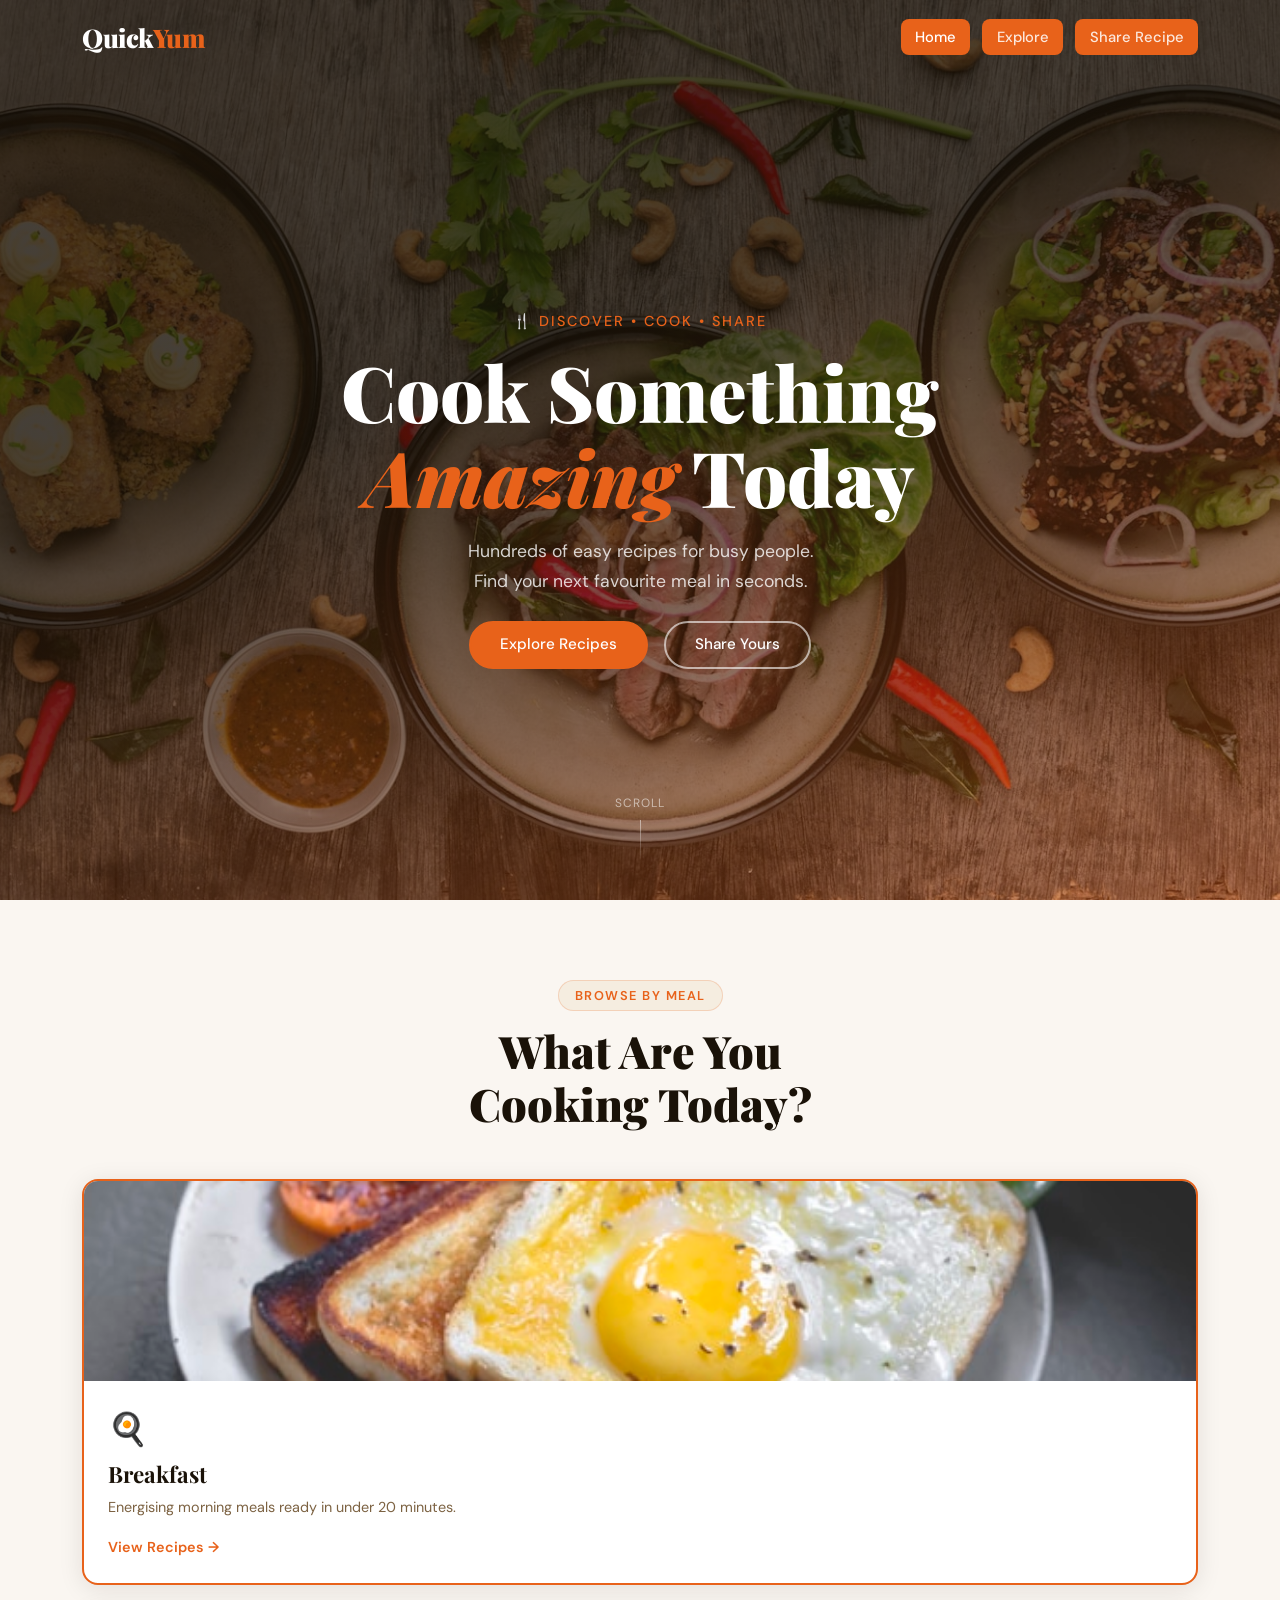
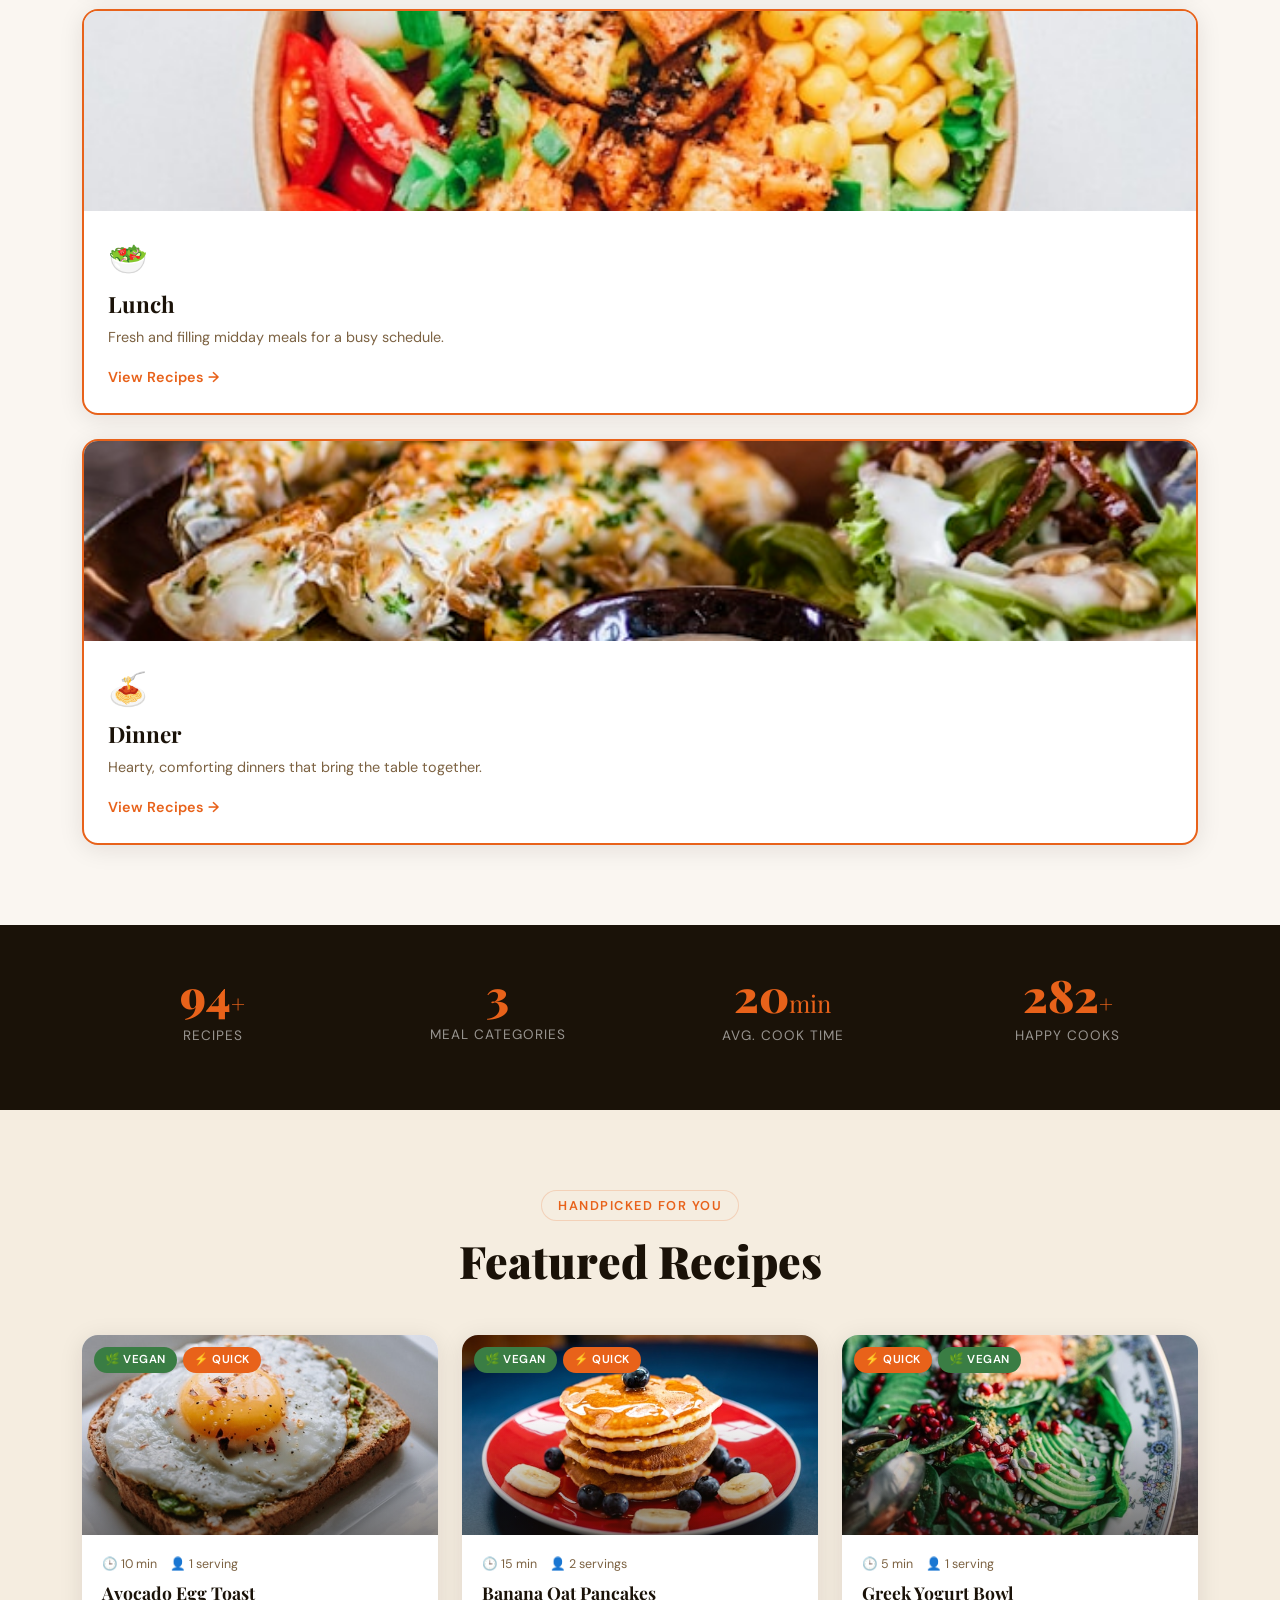
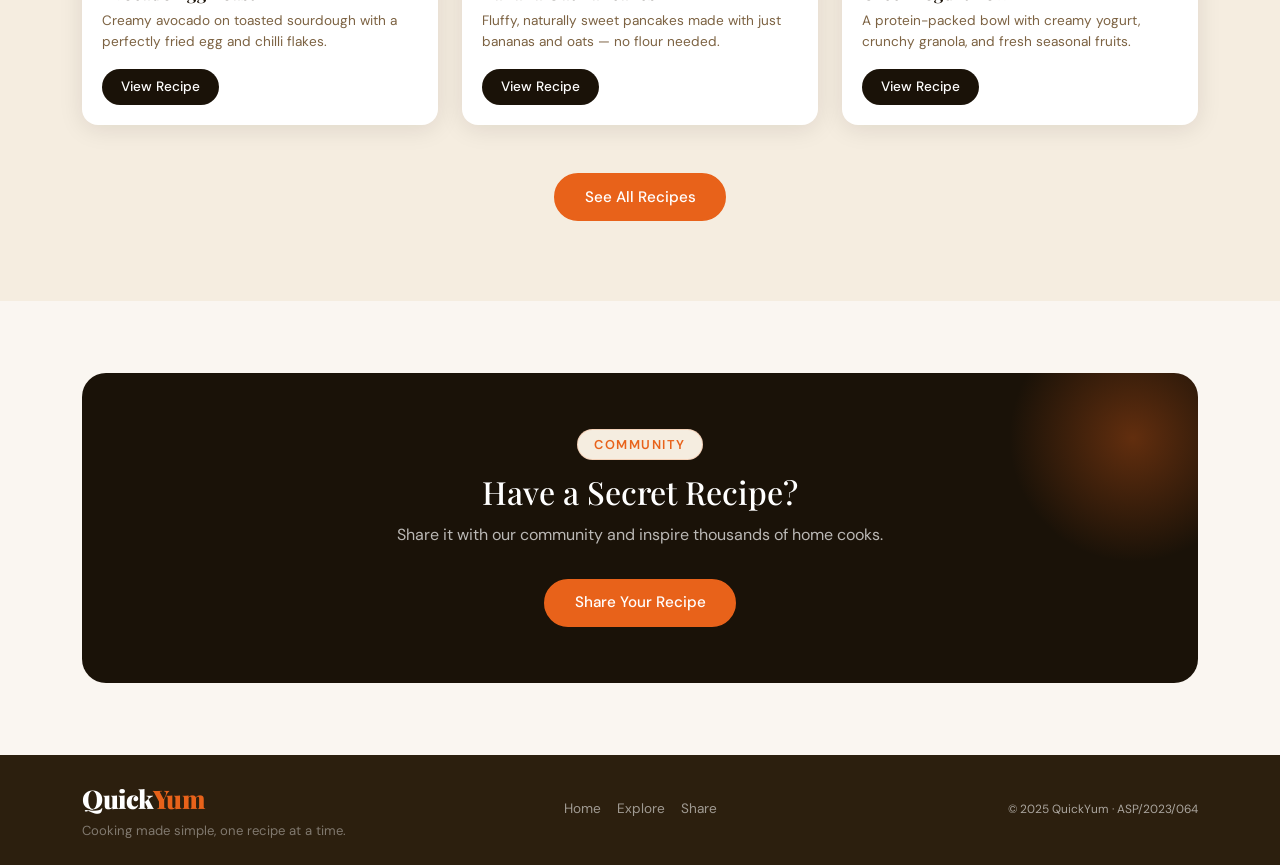
<file: index.html>
<!DOCTYPE html>
<html lang="en">
<head>
  <meta charset="UTF-8"/>
  <meta name="viewport" content="width=device-width, initial-scale=1.0"/>
  <title>QuickYum — Your Digital Recipe Book</title>
  <link href="https://cdn.jsdelivr.net/npm/bootstrap@5.3.2/dist/css/bootstrap.min.css" rel="stylesheet"/>
  <link href="https://fonts.googleapis.com/css2?family=Playfair+Display:ital,wght@0,700;0,900;1,700&family=DM+Sans:wght@300;400;500&display=swap" rel="stylesheet"/>
  <link rel="stylesheet" href="css/style.css"/>
</head>
<body>

  <!-- NAVBAR -->
  <nav class="navbar navbar-expand-lg fixed-top qy-nav" id="mainNav">
    <div class="container">
      <a class="navbar-brand qy-brand" href="index.html">Quick<span>Yum</span></a>
      <button class="navbar-toggler border-0" type="button" data-bs-toggle="collapse" data-bs-target="#navMenu">
        <span class="navbar-toggler-icon"></span>
      </button>
      <div class="collapse navbar-collapse" id="navMenu">
        <ul class="navbar-nav ms-auto gap-lg-1 align-items-lg-center">
          <li class="nav-item ms-lg-2"><a class="nav-link active btn-nav-share" href="index.html">Home</a></li>
          <li class="nav-item ms-lg-2"><a class="nav-link btn-nav-share" href="explorer.html">Explore</a></li>
          <li class="nav-item ms-lg-2"><a class="nav-link btn-nav-share" href="submit.html">Share Recipe</a></li>
        </ul>
      </div>
    </div>
  </nav>

  <!-- HERO -->
  <section class="hero-section" id="hero">
    <div class="hero-bg"></div>
    <div class="hero-overlay"></div>
    <div class="container h-100 d-flex align-items-center justify-content-center text-center position-relative">
      <div class="hero-content">
        <p class="hero-eyebrow fade-in-up">🍴 Discover &bull; Cook &bull; Share</p>
        <h1 class="hero-title fade-in-up delay-1">Cook Something<br><em class="hero-accent">Amazing</em> Today</h1>
        <p class="hero-sub fade-in-up delay-2">Hundreds of easy recipes for busy people.<br>Find your next favourite meal in seconds.</p>
        <div class="d-flex justify-content-center gap-3 mt-4 fade-in-up delay-3">
          <a href="explorer.html" class="btn btn-qy-primary">Explore Recipes</a>
          <a href="submit.html" class="btn btn-qy-outline">Share Yours</a>
        </div>
      </div>
    </div>
    <div class="hero-scroll-hint">
      <span>Scroll</span>
      <div class="scroll-line"></div>
    </div>
  </section>

  <!-- CATEGORY CARDS -->
  <section class="category-section py-5 py-lg-6" id="categories">
    <div class="container">
      <div class="section-header text-center mb-5">
        <span class="section-tag">Browse By Meal</span>
        <h2 class="section-title">What Are You<br>Cooking Today?</h2>
      </div>
      <div class="row g-4 justify-content-center">
        <div class="col-md-13">
          <a href="explorer.html?cat=breakfast" class="cat-card-link">
            <div class="cat-card featured">
              <div class="cat-card-img" style="background-image:url('images/cat-breakfast.jpg')"></div>
              <div class="cat-card-body">
                <div class="cat-emoji">🍳</div>
                <h3>Breakfast</h3>
                <p>Energising morning meals ready in under 20 minutes.</p>
                <span class="cat-link">View Recipes →</span>
              </div>
            </div>
          </a>
        </div>
        <div class="col-md-13">
          <a href="explorer.html?cat=lunch" class="cat-card-link">
            <div class="cat-card featured">
              <div class="cat-card-img" style="background-image:url('images/cat-lunch.jpg')"></div>
              <div class="cat-card-body">
                <div class="cat-emoji">🥗</div>
                <h3>Lunch</h3>
                <p>Fresh and filling midday meals for a busy schedule.</p>
                <span class="cat-link">View Recipes →</span>
              </div>
            </div>
          </a>
        </div>
        <div class="col-md-13">
          <a href="explorer.html?cat=dinner" class="cat-card-link">
            <div class="cat-card featured">
              <div class="cat-card-img" style="background-image:url('images/cat-dinner.jpg')"></div>
              <div class="cat-card-body">
                <div class="cat-emoji">🍝</div>
                <h3>Dinner</h3>
                <p>Hearty, comforting dinners that bring the table together.</p>
                <span class="cat-link">View Recipes →</span>
              </div>
            </div>
          </a>
        </div>
      </div>
    </div>
  </section>

  <!-- STATS -->
  <section class="stats-strip py-5">
    <div class="container">
      <div class="row text-center g-4">
        <div class="col-6 col-md-3"><div class="stat-item"><span class="stat-num counter" data-target="120">0</span><span class="stat-suffix">+</span><p>Recipes</p></div></div>
        <div class="col-6 col-md-3"><div class="stat-item"><span class="stat-num counter" data-target="3">0</span><p>Meal Categories</p></div></div>
        <div class="col-6 col-md-3"><div class="stat-item"><span class="stat-num counter" data-target="20">0</span><span class="stat-suffix">min</span><p>Avg. Cook Time</p></div></div>
        <div class="col-6 col-md-3"><div class="stat-item"><span class="stat-num counter" data-target="500">0</span><span class="stat-suffix">+</span><p>Happy Cooks</p></div></div>
      </div>
    </div>
  </section>

  <!-- FEATURED RECIPES -->
  <section class="featured-section py-5 py-lg-6" id="featured">
    <div class="container">
      <div class="section-header text-center mb-5">
        <span class="section-tag">Handpicked For You</span>
        <h2 class="section-title">Featured Recipes</h2>
      </div>
      <div class="row g-4" id="featuredRecipes"></div>
      <div class="text-center mt-5">
        <a href="explorer.html" class="btn btn-qy-primary">See All Recipes</a>
      </div>
    </div>
  </section>

  <!-- CTA -->
  <section class="cta-section py-5 my-4">
    <div class="container">
      <div class="cta-inner text-center">
        <span class="section-tag">Community</span>
        <h2>Have a Secret Recipe?</h2>
        <p>Share it with our community and inspire thousands of home cooks.</p>
        <a href="submit.html" class="btn btn-qy-primary mt-3">Share Your Recipe</a>
      </div>
    </div>
  </section>

  <!-- FOOTER -->
  <footer class="qy-footer py-4">
    <div class="container">
      <div class="row align-items-center gy-3">
        <div class="col-md-4">
          <span class="qy-brand">Quick<span>Yum</span></span>
          <p class="footer-tagline mt-1 mb-0">Cooking made simple, one recipe at a time.</p>
        </div>
        <div class="col-md-4 text-center">
          <ul class="footer-links list-unstyled d-flex justify-content-center gap-3 mb-0">
            <li><a href="index.html">Home</a></li>
            <li><a href="explorer.html">Explore</a></li>
            <li><a href="submit.html">Share</a></li>
          </ul>
        </div>
        <div class="col-md-4 text-md-end">
          <small>© 2025 QuickYum &middot;  ASP/2023/064</small>
        </div>
      </div>
    </div>
  </footer>

  <!-- RECIPE MODAL -->
  <div class="modal fade" id="recipeModal" tabindex="-1">
    <div class="modal-dialog modal-lg modal-dialog-centered modal-dialog-scrollable">
      <div class="modal-content qy-modal">
        <div class="modal-header border-0">
          <h5 class="modal-title" id="modalTitle"></h5>
          <button type="button" class="btn-close btn-close-white" data-bs-dismiss="modal"></button>
        </div>
        <div class="modal-body" id="modalBody"></div>
      </div>
    </div>
  </div>

  <script src="https://cdn.jsdelivr.net/npm/bootstrap@5.3.2/dist/js/bootstrap.bundle.min.js"></script>
  <script src="js/data.js"></script>
  <script src="js/main.js"></script>
</body>
</html>
</file>
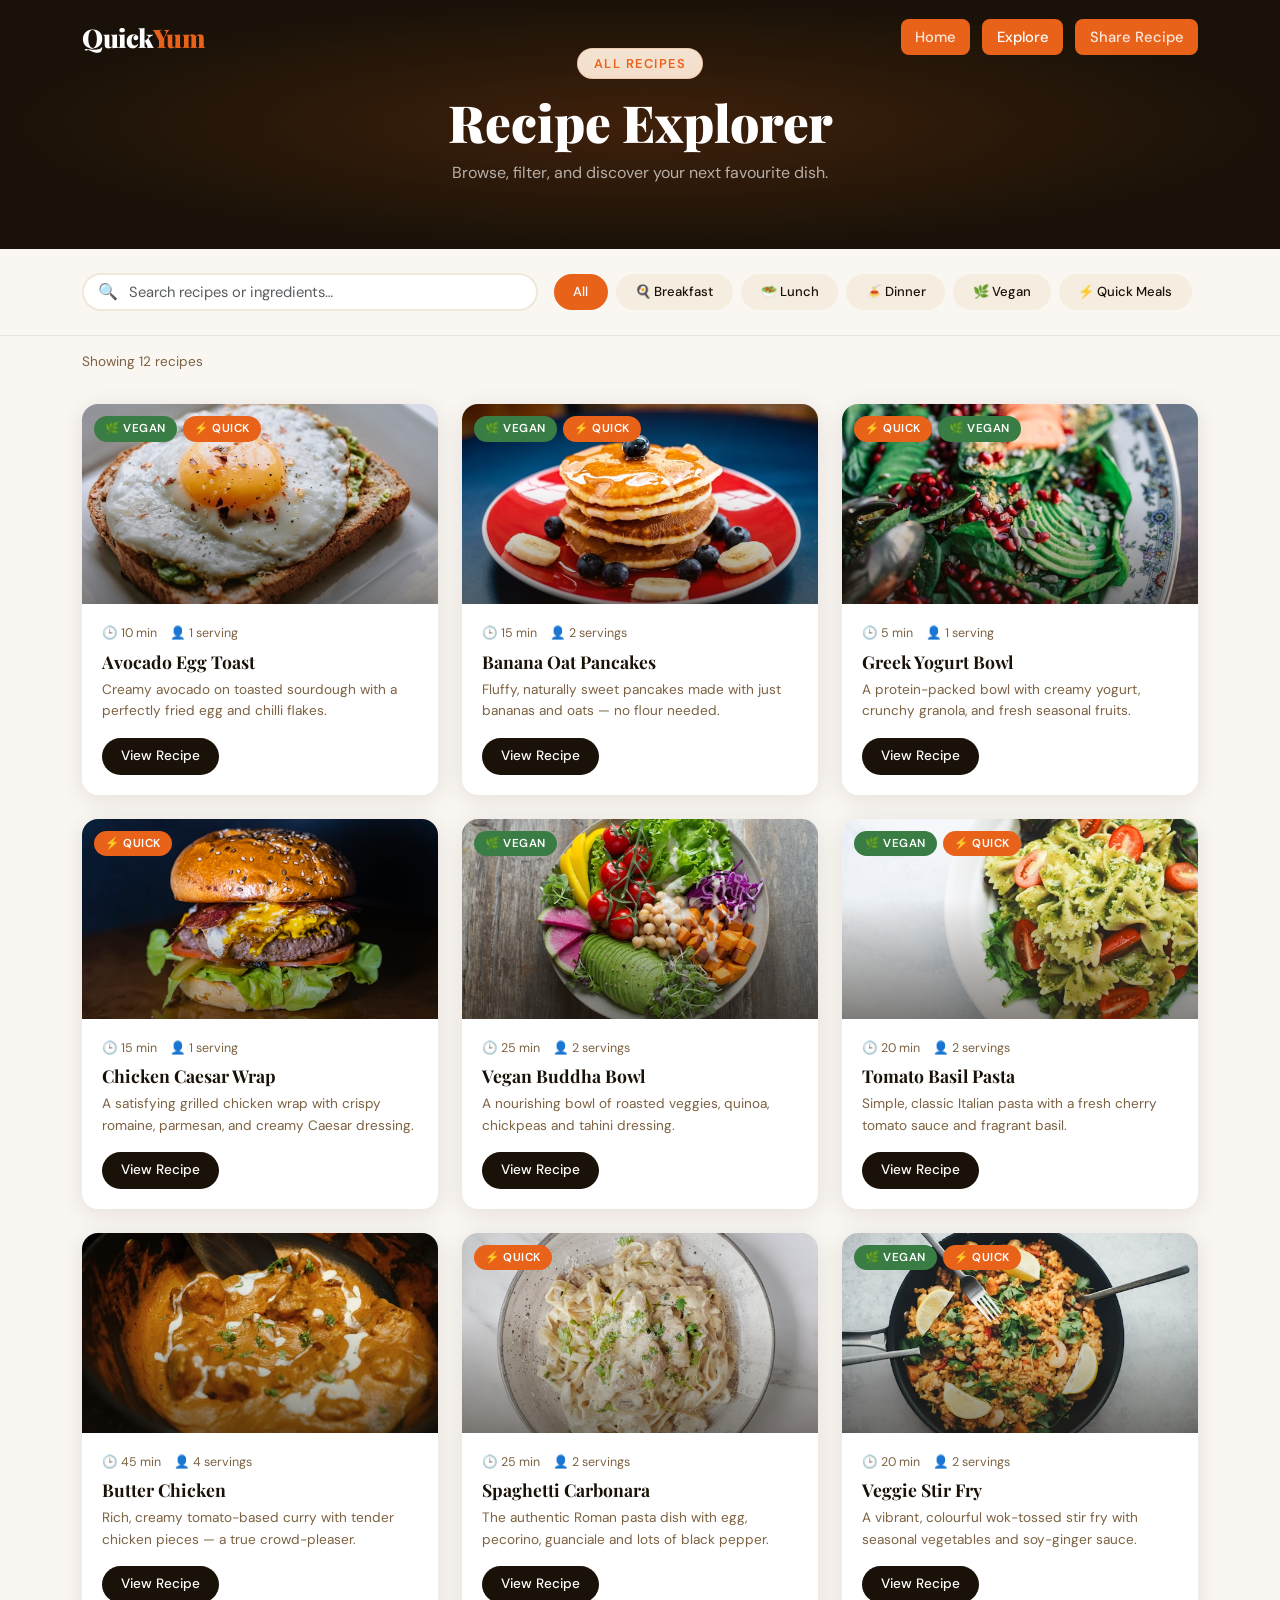
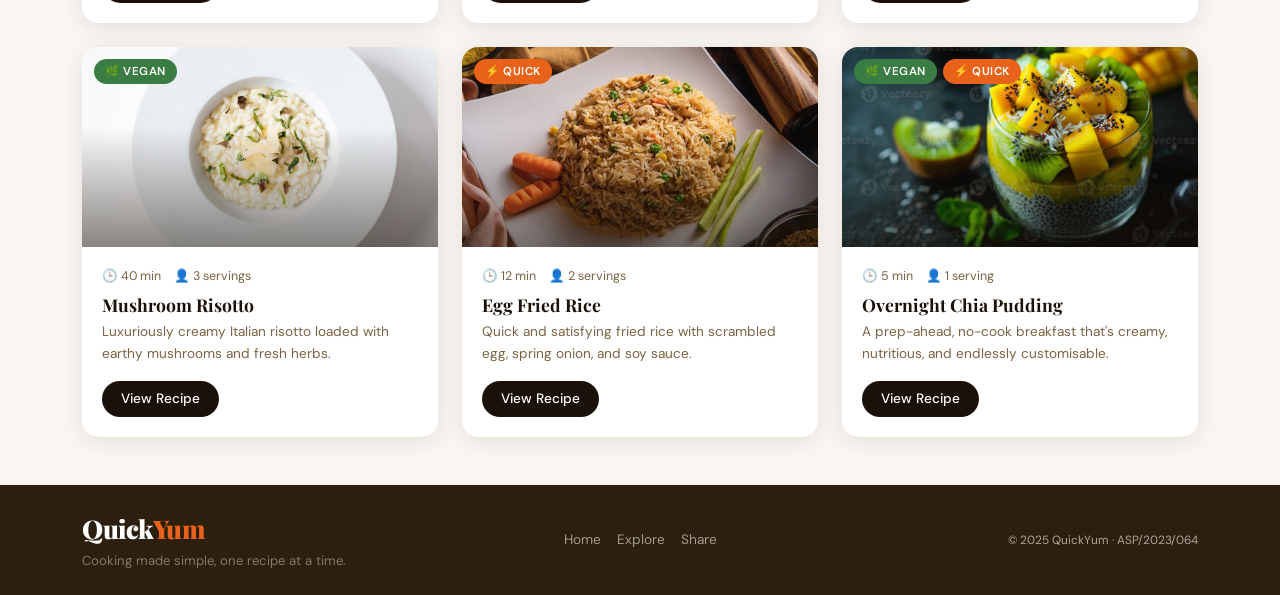
<file: explorer.html>
<!DOCTYPE html>
<html lang="en">
<head>
  <meta charset="UTF-8"/>
  <meta name="viewport" content="width=device-width, initial-scale=1.0">
  <title>Recipe Explorer — QuickYum</title>
  <link href="https://cdn.jsdelivr.net/npm/bootstrap@5.3.2/dist/css/bootstrap.min.css" rel="stylesheet"/>
  <link href="https://fonts.googleapis.com/css2?family=Playfair+Display:ital,wght@0,700;0,900;1,700&family=DM+Sans:wght@300;400;500&display=swap" rel="stylesheet">
  <link rel="stylesheet" href="css/style.css">
</head>
<body>

  <!-- NAVBAR -->
  <nav class="navbar navbar-expand-lg fixed-top qy-nav scrolled" id="mainNav">
    <div class="container">
      <a class="navbar-brand qy-brand" href="index.html">Quick<span>Yum</span></a>
      <button class="navbar-toggler border-0" type="button" data-bs-toggle="collapse" data-bs-target="#navMenu">
        <span class="navbar-toggler-icon"></span>
      </button>
      <div class="collapse navbar-collapse" id="navMenu">
        <ul class="navbar-nav ms-auto gap-lg-1 align-items-lg-center">
          <li class="nav-item ms-lg-2"><a class="nav-link btn-nav-share" href="index.html">Home</a></li>
          <li class="nav-item ms-lg-2"><a class="nav-link btn-nav-share active" href="explorer.html">Explore</a></li>
          <li class="nav-item ms-lg-2"><a class="nav-link btn-nav-share" href="submit.html">Share Recipe</a></li>
        </ul>
      </div>
    </div>
  </nav>

  <!-- PAGE HEADER -->
  <section class="page-hero py-5">
    <div class="container text-center">
      <span class="section-tag">All Recipes</span>
      <h1 class="page-hero-title">Recipe Explorer</h1>
      <p class="page-hero-sub">Browse, filter, and discover your next favourite dish.</p>
    </div>
  </section>

  <!-- SEARCH & FILTERS -->
  <section class="filter-section py-4 sticky-filters" id="filterBar">
    <div class="container">
      <div class="row g-3 align-items-center">
        <div class="col-md-5">
          <div class="search-wrap">
            <span class="search-icon">🔍</span>
            <input type="text" class="form-control search-input" id="searchInput" placeholder="Search recipes or ingredients…"/>
          </div>
        </div>
        <div class="col-md-7">
          <div class="filter-chips d-flex flex-wrap gap-2" id="filterChips">
            <button class="chip active" data-filter="all">All</button>
            <button class="chip" data-filter="breakfast">🍳 Breakfast</button>
            <button class="chip" data-filter="lunch">🥗 Lunch</button>
            <button class="chip" data-filter="dinner">🍝 Dinner</button>
            <button class="chip" data-filter="vegan">🌿 Vegan</button>
            <button class="chip" data-filter="quick">⚡ Quick Meals</button>
          </div>
        </div>
      </div>
    </div>
  </section>

  <!-- RESULTS COUNT -->
  <div class="container mt-3">
    <p class="results-count" id="resultsCount">Showing all recipes</p>
  </div>

  <!-- RECIPE GRID -->
  <section class="explorer-section py-3 pb-5">
    <div class="container">
      <div class="row g-4" id="recipeGrid"></div>
      <div class="text-center py-5 d-none" id="noResults">
        <div class="no-results-icon">🥘</div>
        <h4>No recipes found</h4>
        <p class="text-muted">Try a different search or filter.</p>
        <button class="btn btn-qy-outline mt-2" onclick="resetFilters()">Clear Filters</button>
      </div>
    </div>
  </section>

  <!-- FOOTER -->
  <footer class="qy-footer py-4">
    <div class="container">
      <div class="row align-items-center gy-3">
        <div class="col-md-4">
          <span class="qy-brand">Quick<span>Yum</span></span>
          <p class="footer-tagline mt-1 mb-0">Cooking made simple, one recipe at a time.</p>
        </div>
        <div class="col-md-4 text-center">
          <ul class="footer-links list-unstyled d-flex justify-content-center gap-3 mb-0">
            <li><a href="index.html">Home</a></li>
            <li><a href="explorer.html">Explore</a></li>
            <li><a href="submit.html">Share</a></li>
          </ul>
        </div>
        <div class="col-md-4 text-md-end">
          <small>© 2025 QuickYum &middot;  ASP/2023/064</small>
        </div>
      </div>
    </div>
  </footer>

  <!-- RECIPE MODAL -->
  <div class="modal fade" id="recipeModal" tabindex="-1">
    <div class="modal-dialog modal-lg modal-dialog-centered modal-dialog-scrollable">
      <div class="modal-content qy-modal">
        <div class="modal-header border-0">
          <h5 class="modal-title" id="modalTitle"></h5>
          <button type="button" class="btn-close btn-close-white" data-bs-dismiss="modal"></button>
        </div>
        <div class="modal-body" id="modalBody"></div>
      </div>
    </div>
  </div>

  <script src="https://cdn.jsdelivr.net/npm/bootstrap@5.3.2/dist/js/bootstrap.bundle.min.js"></script>
  <script src="js/data.js"></script>
  <script src="js/explorer.js"></script>
</body>
</html>
</file>
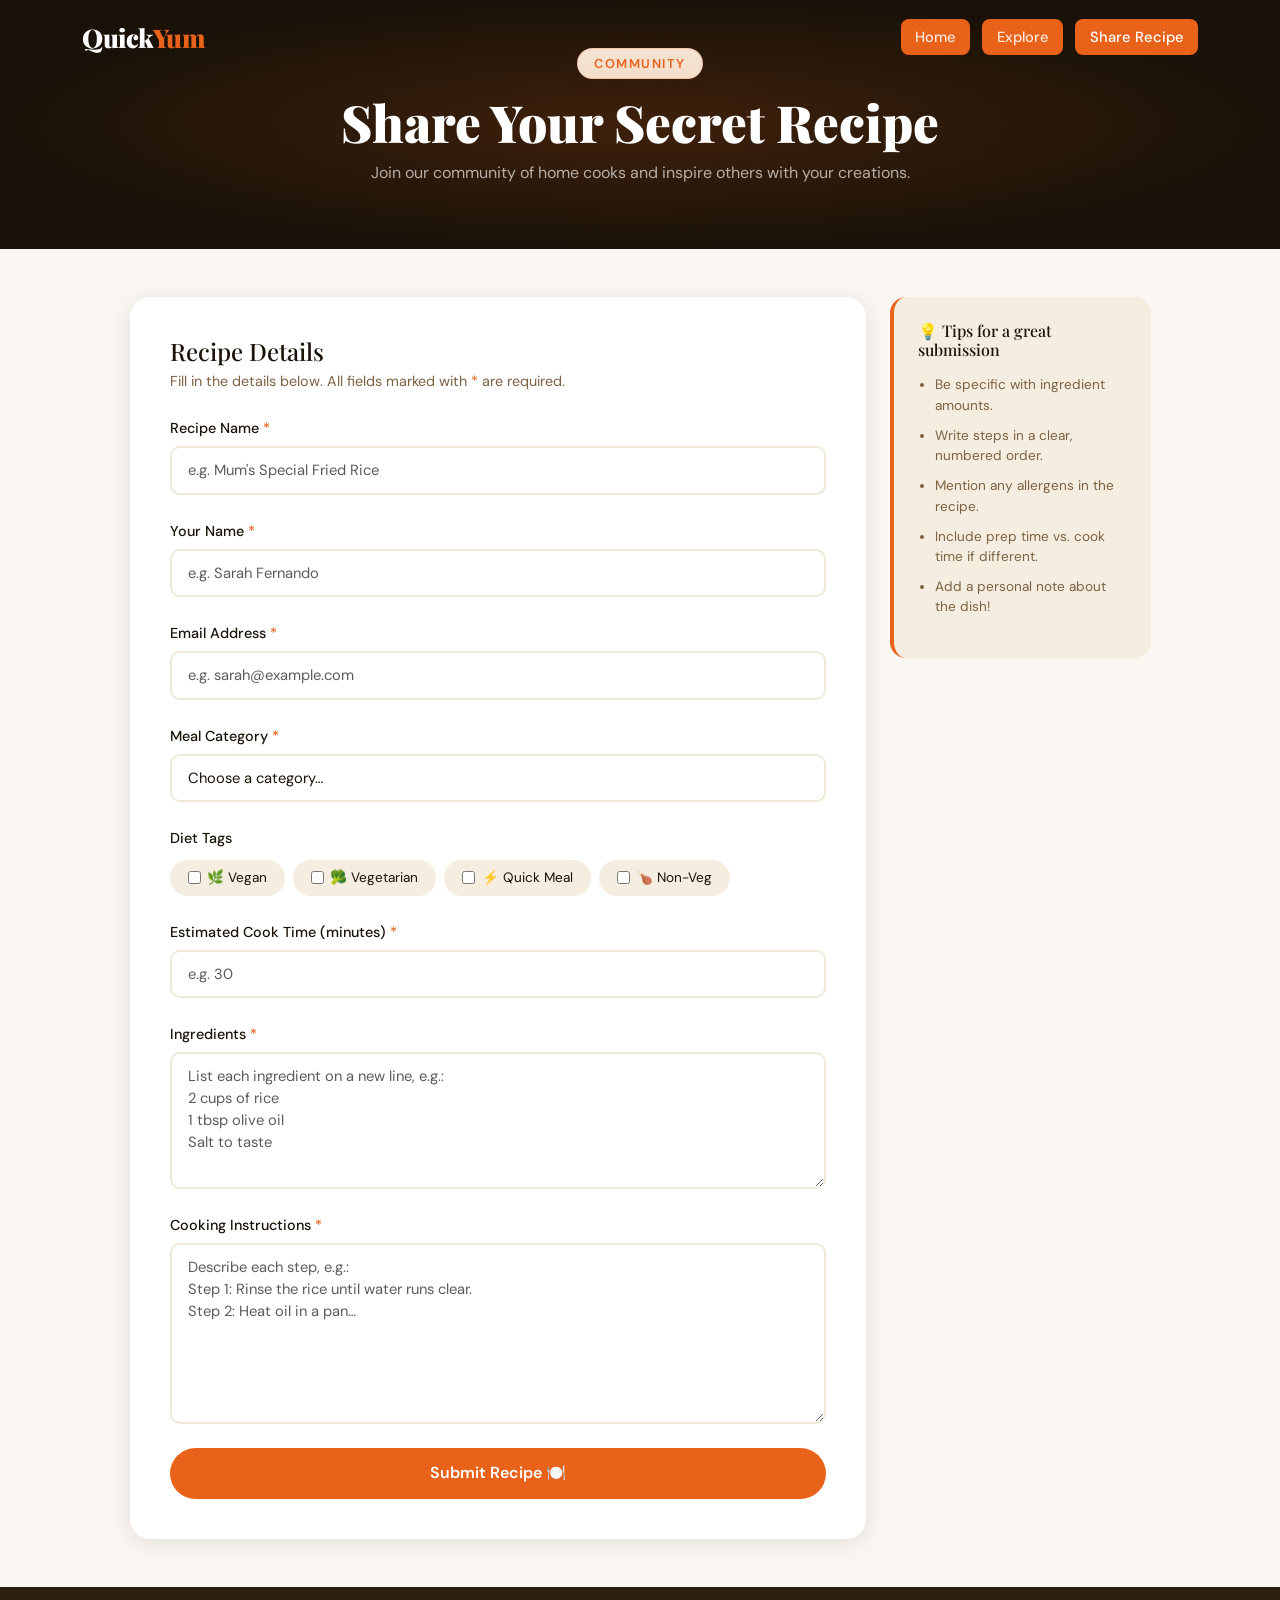
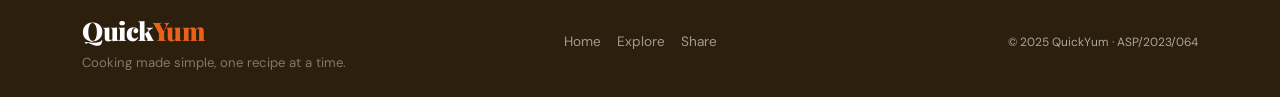
<file: submit.html>
<!DOCTYPE html>
<html lang="en">
<head>
  <meta charset="UTF-8"/>
  <meta name="viewport" content="width=device-width, initial-scale=1.0"/>
  <title>Share Your Recipe — QuickYum</title>
  <link href="https://cdn.jsdelivr.net/npm/bootstrap@5.3.2/dist/css/bootstrap.min.css" rel="stylesheet"/>
  <link href="https://fonts.googleapis.com/css2?family=Playfair+Display:ital,wght@0,700;0,900;1,700&family=DM+Sans:wght@300;400;500&display=swap" rel="stylesheet"/>
  <link rel="stylesheet" href="css/style.css"/>
</head>
<body>

  <!-- NAVBAR -->
  <nav class="navbar navbar-expand-lg fixed-top qy-nav scrolled" id="mainNav">
    <div class="container">
      <a class="navbar-brand qy-brand" href="index.html">Quick<span>Yum</span></a>
      <button class="navbar-toggler border-0" type="button" data-bs-toggle="collapse" data-bs-target="#navMenu">
        <span class="navbar-toggler-icon"></span>
      </button>
      <div class="collapse navbar-collapse" id="navMenu">
        <ul class="navbar-nav ms-auto gap-lg-1 align-items-lg-center">
          <li class="nav-item ms-lg-2"><a class="nav-link btn-nav-share" href="index.html">Home</a></li>
          <li class="nav-item ms-lg-2"><a class="nav-link btn-nav-share" href="explorer.html">Explore</a></li>
          <li class="nav-item ms-lg-2"><a class="nav-link btn-nav-share active" href="submit.html">Share Recipe</a></li>
        </ul>
      </div>
    </div>
  </nav>

  <!-- PAGE HEADER -->
  <section class="page-hero py-5">
    <div class="container text-center">
      <span class="section-tag">Community</span>
      <h1 class="page-hero-title">Share Your Secret Recipe</h1>
      <p class="page-hero-sub">Join our community of home cooks and inspire others with your creations.</p>
    </div>
  </section>

  <!-- FORM SECTION -->
  <section class="submit-section py-5">
    <div class="container">
      <div class="row justify-content-center">
        <div class="col-lg-8">

          <!-- Success Message (hidden initially) -->
          <div class="success-banner d-none" id="successBanner">
            <div class="success-icon">🎉</div>
            <h3>Recipe Submitted!</h3>
            <p>Thank you for sharing your recipe with the QuickYum community. We'll review it shortly.</p>
            <button class="btn btn-qy-primary mt-3" onclick="resetForm()">Submit Another</button>
          </div>

          <!-- Form -->
          <div class="submit-card" id="formCard">
            <div class="submit-card-header">
              <h3>Recipe Details</h3>
              <p>Fill in the details below. All fields marked with <span class="req">*</span> are required.</p>
            </div>

            <form id="recipeForm" novalidate>

              <!-- Recipe Name -->
              <div class="mb-4 form-group-qy">
                <label for="recipeName" class="form-label">Recipe Name <span class="req">*</span></label>
                <input type="text" class="form-control qy-input" id="recipeName" placeholder="e.g. Mum's Special Fried Rice" required minlength="3"/>
                <div class="invalid-msg" id="recipeNameMsg">Please enter a recipe name (min. 3 characters).</div>
              </div>

              <!-- Contributor Name -->
              <div class="mb-4 form-group-qy">
                <label for="contribName" class="form-label">Your Name <span class="req">*</span></label>
                <input type="text" class="form-control qy-input" id="contribName" placeholder="e.g. Sarah Fernando" required minlength="2"/>
                <div class="invalid-msg" id="contribNameMsg">Please enter your name (min. 2 characters).</div>
              </div>

              <!-- Email -->
              <div class="mb-4 form-group-qy">
                <label for="email" class="form-label">Email Address <span class="req">*</span></label>
                <input type="email" class="form-control qy-input" id="email" placeholder="e.g. sarah@example.com" required/>
                <div class="invalid-msg" id="emailMsg">Please enter a valid email address.</div>
              </div>

              <!-- Category -->
              <div class="mb-4 form-group-qy">
                <label for="category" class="form-label">Meal Category <span class="req">*</span></label>
                <select class="form-select qy-input" id="category" required>
                  <option value="">Choose a category…</option>
                  <option value="breakfast">🍳 Breakfast</option>
                  <option value="lunch">🥗 Lunch</option>
                  <option value="dinner">🍝 Dinner</option>
                </select>
                <div class="invalid-msg" id="categoryMsg">Please select a category.</div>
              </div>

              <!-- Diet Tags -->
              <div class="mb-4 form-group-qy">
                <label class="form-label">Diet Tags</label>
                <div class="d-flex flex-wrap gap-2 mt-1">
                  <label class="tag-check"><input type="checkbox" value="vegan"> 🌿 Vegan</label>
                  <label class="tag-check"><input type="checkbox" value="vegetarian"> 🥦 Vegetarian</label>
                  <label class="tag-check"><input type="checkbox" value="quick"> ⚡ Quick Meal</label>
                  <label class="tag-check"><input type="checkbox" value="nonveg"> 🍗 Non-Veg</label>
                </div>
              </div>

              <!-- Cook Time -->
              <div class="mb-4 form-group-qy">
                <label for="cookTime" class="form-label">Estimated Cook Time (minutes) <span class="req">*</span></label>
                <input type="number" class="form-control qy-input" id="cookTime" placeholder="e.g. 30" min="1" max="480" required/>
                <div class="invalid-msg" id="cookTimeMsg">Please enter a valid cook time (1–480 minutes).</div>
              </div>

              <!-- Ingredients -->
              <div class="mb-4 form-group-qy">
                <label for="ingredients" class="form-label">Ingredients <span class="req">*</span></label>
                <textarea class="form-control qy-input" id="ingredients" rows="5" placeholder="List each ingredient on a new line, e.g.:&#10;2 cups of rice&#10;1 tbsp olive oil&#10;Salt to taste" required minlength="20"></textarea>
                <div class="invalid-msg" id="ingredientsMsg">Please list the ingredients (at least one).</div>
              </div>

              <!-- Steps -->
              <div class="mb-4 form-group-qy">
                <label for="steps" class="form-label">Cooking Instructions <span class="req">*</span></label>
                <textarea class="form-control qy-input" id="steps" rows="7" placeholder="Describe each step, e.g.:&#10;Step 1: Rinse the rice until water runs clear.&#10;Step 2: Heat oil in a pan…" required minlength="30"></textarea>
                <div class="invalid-msg" id="stepsMsg">Please provide the cooking instructions.</div>
              </div>

              <!-- Submit -->
              <div class="mt-4">
                <button type="submit" class="btn btn-qy-primary w-100 btn-submit-recipe" id="submitBtn">
                  <span class="btn-text">Submit Recipe 🍽️</span>
                  <span class="btn-loading d-none">Submitting…</span>
                </button>
              </div>

            </form>
          </div>

        </div>

        <!-- Side Tips -->
        <div class="col-lg-3 d-none d-lg-block">
          <div class="tips-card">
            <h5>💡 Tips for a great submission</h5>
            <ul>
              <li>Be specific with ingredient amounts.</li>
              <li>Write steps in a clear, numbered order.</li>
              <li>Mention any allergens in the recipe.</li>
              <li>Include prep time vs. cook time if different.</li>
              <li>Add a personal note about the dish!</li>
            </ul>
          </div>
        </div>

      </div>
    </div>
  </section>

  <!-- FOOTER -->
  <footer class="qy-footer py-4">
    <div class="container">
      <div class="row align-items-center gy-3">
        <div class="col-md-4">
          <span class="qy-brand">Quick<span>Yum</span></span>
          <p class="footer-tagline mt-1 mb-0">Cooking made simple, one recipe at a time.</p>
        </div>
        <div class="col-md-4 text-center">
          <ul class="footer-links list-unstyled d-flex justify-content-center gap-3 mb-0">
            <li><a href="index.html">Home</a></li>
            <li><a href="explorer.html">Explore</a></li>
            <li><a href="submit.html">Share</a></li>
          </ul>
        </div>
        <div class="col-md-4 text-md-end">
          <small>© 2025 QuickYum &middot;  ASP/2023/064</small>
        </div>
      </div>
    </div>
  </footer>

  <script src="https://cdn.jsdelivr.net/npm/bootstrap@5.3.2/dist/js/bootstrap.bundle.min.js"></script>
  <script src="js/submit.js"></script>
</body>
</html>
</file>
<file: css/style.css>
/* ── Variables ─────────────────────────────────────────────── */
:root {
  --cream:    #faf6f1;
  --warm:     #f5ede0;
  --orange:   #e8621a;
  --orange-d: #c94e0d;
  --green:    #3a7d44;
  --dark:     #1a1208;
  --dark2:    #2c1f0e;
  --mid:      #7c6242;
  --light:    #f0e8d8;
  --card-bg:  #ffffff;
  --shadow:   0 4px 24px rgba(26,18,8,.10);
  --shadow-h: 0 8px 40px rgba(26,18,8,.18);
  --radius:   16px;
  --radius-sm:10px;
}

/* ── Reset & Base ────────────────────────────────────────────── */
*, *::before, *::after { box-sizing: border-box; margin: 0; padding: 0; }
html { scroll-behavior: smooth; }

body {
  font-family: 'DM Sans', sans-serif;
  background: var(--cream);
  color: var(--dark);
  overflow-x: hidden;
}

h1,h2,h3,h4,h5 { font-family: 'Playfair Display', serif; }

/* ── Utility ─────────────────────────────────────────────────── */
.py-lg-6 { padding-top: 5rem !important; padding-bottom: 5rem !important; }

/* ── Navbar ─────────────────────────────────────────────────── */
.qy-nav {
  background: transparent;
  padding: .8rem 0;
  transition: background .35s, box-shadow .35s, padding .35s;
}
.qy-nav.scrolled,
.qy-nav.solid {
  background: var(--dark) !important;
  box-shadow: 0 2px 20px rgba(0,0,0,.3);
  padding: .5rem 0;
}
.qy-brand {
  font-family: 'Playfair Display', serif;
  font-size: 1.6rem;
  font-weight: 900;
  color: #fff !important;
  text-decoration: none;
  letter-spacing: -.5px;
}
.qy-brand span { color: var(--orange); }

.qy-nav .nav-link {
  color: rgba(255,255,255,.85) !important;
  font-weight: 500;
  font-size: .92rem;
  padding: .45rem .9rem !important;
  border-radius: 8px;
  transition: color .2s, background .2s;
}
.qy-nav .nav-link:hover,
.qy-nav .nav-link.active { color: #fff !important; background: rgba(255,255,255,.1); }

.btn-nav-share {
  background: var(--orange) !important;
  color: #fff !important;
  border-radius: 8px !important;
}
.btn-nav-share:hover { background: var(--orange-d) !important; }

/* ── Buttons ─────────────────────────────────────────────────── */
.btn-qy-primary {
  background: var(--orange);
  color: #fff;
  border: 2px solid var(--orange);
  border-radius: 50px;
  padding: .65rem 1.8rem;
  font-weight: 500;
  font-size: .95rem;
  transition: background .25s, transform .2s, box-shadow .25s;
  text-decoration: none;
  display: inline-block;
}
.btn-qy-primary:hover {
  background: var(--orange-d);
  border-color: var(--orange-d);
  color: #fff;
  transform: translateY(-2px);
  box-shadow: 0 6px 20px rgba(232,98,26,.35);
}
.btn-qy-outline {
  background: transparent;
  color: #fff;
  border: 2px solid rgba(255,255,255,.6);
  border-radius: 50px;
  padding: .65rem 1.8rem;
  font-weight: 500;
  font-size: .95rem;
  transition: all .25s;
  text-decoration: none;
  display: inline-block;
}
.btn-qy-outline:hover {
  background: rgba(255,255,255,.12);
  border-color: #fff;
  color: #fff;
  transform: translateY(-2px);
}

/* ── Hero ────────────────────────────────────────────────────── */
.hero-section {
  position: relative;
  min-height: 100vh;
  display: flex;
  align-items: center;
}
.hero-bg {
  position: absolute; inset: 0;
  background-image: url('../images/hero-bg.jpg');
  background-size: cover;
  background-position: center;
  transition: transform 0s;
}
.hero-overlay {
  position: absolute; inset: 0;
  background: linear-gradient(160deg, rgba(26,18,8,.78) 40%, rgba(200,80,20,.45) 100%);
}
.hero-content {
  position: relative;
  z-index: 2;
  padding-top: 5rem;
}
.hero-eyebrow {
  font-size: .9rem;
  font-weight: 500;
  letter-spacing: 2px;
  text-transform: uppercase;
  color: var(--orange);
  margin-bottom: 1rem;
}
.hero-title {
  font-size: clamp(2.8rem, 6vw, 5rem);
  line-height: 1.1;
  color: #fff;
  font-weight: 900;
  margin-bottom: 1.2rem;
}
.hero-accent {
  font-style: italic;
  color: var(--orange);
}
.hero-sub {
  font-size: 1.1rem;
  color: rgba(255,255,255,.8);
  line-height: 1.7;
  margin-bottom: .5rem;
}
.hero-scroll-hint {
  position: absolute;
  bottom: 2.5rem;
  left: 50%;
  transform: translateX(-50%);
  display: flex;
  flex-direction: column;
  align-items: center;
  gap: .5rem;
  color: rgba(255,255,255,.55);
  font-size: .75rem;
  letter-spacing: 1px;
  text-transform: uppercase;
  z-index: 2;
}
.scroll-line {
  width: 1px;
  height: 40px;
  background: linear-gradient(to bottom, rgba(255,255,255,.5), transparent);
  animation: scrollPulse 1.8s ease-in-out infinite;
}
@keyframes scrollPulse { 0%,100%{opacity:.3;transform:scaleY(1)} 50%{opacity:1;transform:scaleY(1.2)} }

/* ── Animations ─────────────────────────────────────────────── */
.fade-in-up { opacity: 0; transform: translateY(30px); animation: fadeUp .7s forwards; }
.delay-1 { animation-delay: .15s; }
.delay-2 { animation-delay: .3s; }
.delay-3 { animation-delay: .45s; }
.delay-4 { animation-delay: .8s; }
@keyframes fadeUp { to { opacity:1; transform:translateY(0); } }

/* ── Section Headers ─────────────────────────────────────────── */
.section-tag {
  display: inline-block;
  background: var(--warm);
  color: var(--orange);
  border: 1px solid rgba(232,98,26,.2);
  border-radius: 50px;
  padding: .3rem 1rem;
  font-size: .8rem;
  font-weight: 600;
  letter-spacing: 1.5px;
  text-transform: uppercase;
  margin-bottom: .8rem;
}
.section-title {
  font-size: clamp(1.8rem, 3.5vw, 2.8rem);
  font-weight: 900;
  line-height: 1.2;
  color: var(--dark);
}

/* ── Category Cards ─────────────────────────────────────────── */
.category-section { background: var(--cream); }
.cat-card-link { text-decoration: none; color: inherit; display: block; }
.cat-card {
  border-radius: var(--radius);
  overflow: hidden;
  background: var(--card-bg);
  box-shadow: var(--shadow);
  transition: transform .3s, box-shadow .3s;
  height: 100%;
}
.cat-card:hover { transform: translateY(-8px); box-shadow: var(--shadow-h); }
.cat-card.featured { border: 2px solid var(--orange); }

.cat-card-img {
  height: 200px;
  background-size: cover;
  background-position: center;
  transition: transform .5s;
}
.cat-card:hover .cat-card-img { transform: scale(1.04); }

.cat-card-body {
  padding: 1.5rem;
}
.cat-emoji {
  font-size: 2rem;
  margin-bottom: .5rem;
  display: block;
}
.cat-card-body h3 {
  font-size: 1.4rem;
  font-weight: 700;
  margin-bottom: .5rem;
  color: var(--dark);
}
.cat-card-body p {
  font-size: .9rem;
  color: var(--mid);
  margin-bottom: 1rem;
  line-height: 1.6;
}
.cat-link {
  color: var(--orange);
  font-weight: 600;
  font-size: .9rem;
  text-decoration: none;
  transition: letter-spacing .2s;
}
.cat-card:hover .cat-link { letter-spacing: 1px; }

/* ── Stats ───────────────────────────────────────────────────── */
.stats-strip {
  background: var(--dark);
  color: #fff;
}
.stat-item p {
  font-size: .85rem;
  color: rgba(255,255,255,.55);
  margin-top: .3rem;
  text-transform: uppercase;
  letter-spacing: 1px;
}
.stat-num {
  font-family: 'Playfair Display', serif;
  font-size: 2.8rem;
  font-weight: 900;
  color: var(--orange);
  line-height: 1;
}
.stat-suffix {
  font-family: 'Playfair Display', serif;
  font-size: 1.5rem;
  color: var(--orange);
}

/* ── Featured Section ────────────────────────────────────────── */
.featured-section { background: var(--warm); }

/* ── Recipe Cards ─────────────────────────────────────────────── */
.recipe-card {
  background: var(--card-bg);
  border-radius: var(--radius);
  overflow: hidden;
  box-shadow: var(--shadow);
  transition: transform .3s, box-shadow .3s;
  height: 100%;
  display: flex;
  flex-direction: column;
}
.recipe-card:hover { transform: translateY(-6px); box-shadow: var(--shadow-h); }

.recipe-card-img {
  height: 200px;
  background-size: cover;
  background-position: center;
  position: relative;
  overflow: hidden;
}
.recipe-card-img::after {
  content: '';
  position: absolute; inset: 0;
  background: linear-gradient(to top, rgba(26,18,8,.5) 0%, transparent 60%);
  transition: opacity .3s;
}
.recipe-card:hover .recipe-card-img::after { opacity: .7; }

.recipe-card-tags {
  position: absolute;
  top: .75rem;
  left: .75rem;
  display: flex;
  gap: .4rem;
  flex-wrap: wrap;
  z-index: 2;
}
.recipe-tag {
  font-size: .72rem;
  font-weight: 600;
  padding: .25rem .7rem;
  border-radius: 50px;
  text-transform: uppercase;
  letter-spacing: .5px;
}
.recipe-tag.vegan { background: var(--green); color: #fff; }
.recipe-tag.quick { background: var(--orange); color: #fff; }

.recipe-card-body {
  padding: 1.25rem;
  display: flex;
  flex-direction: column;
  flex: 1;
}
.recipe-card-meta {
  font-size: .78rem;
  color: var(--mid);
  margin-bottom: .5rem;
  display: flex;
  gap: .8rem;
}
.recipe-card-body h5 {
  font-size: 1.1rem;
  font-weight: 700;
  margin-bottom: .4rem;
  color: var(--dark);
  flex: 1;
}
.recipe-card-body p {
  font-size: .85rem;
  color: var(--mid);
  line-height: 1.6;
  flex: 1;
  margin-bottom: 1rem;
}
.btn-view-recipe {
  background: var(--dark);
  color: #fff;
  border: none;
  border-radius: 50px;
  padding: .5rem 1.2rem;
  font-size: .85rem;
  font-weight: 500;
  cursor: pointer;
  transition: background .2s, transform .2s;
  text-decoration: none;
  display: inline-block;
  align-self: flex-start;
}
.btn-view-recipe:hover { background: var(--orange); color: #fff; transform: translateY(-1px); }

/* ── CTA ─────────────────────────────────────────────────────── */
.cta-inner {
  background: var(--dark);
  border-radius: 24px;
  padding: 3.5rem 2rem;
  color: #fff;
  position: relative;
  overflow: hidden;
}
.cta-inner::before {
  content: '';
  position: absolute;
  top: -60px; right: -60px;
  width: 250px; height: 250px;
  background: radial-gradient(circle, rgba(232,98,26,.35) 0%, transparent 70%);
  border-radius: 50%;
}
.cta-inner h2 { font-size: 2rem; margin-bottom: .75rem; }
.cta-inner p { color: rgba(255,255,255,.7); font-size: 1rem; }

/* ── Footer ─────────────────────────────────────────────────── */
.qy-footer {
  background: var(--dark2);
  color: rgba(255,255,255,.6);
  font-size: .85rem;
}
.footer-tagline { font-size: .82rem; color: rgba(255,255,255,.4); }
.footer-links a {
  color: rgba(255,255,255,.55);
  text-decoration: none;
  transition: color .2s;
}
.footer-links a:hover { color: var(--orange); }

/* ── Page Hero (inner pages) ─────────────────────────────────── */
.page-hero {
  padding-top: 7rem;
  background: var(--dark);
  color: #fff;
  text-align: center;
  position: relative;
  overflow: hidden;
}
.page-hero::before {
  content: '';
  position: absolute; inset: 0;
  background: radial-gradient(ellipse at center, rgba(232,98,26,.18) 0%, transparent 70%);
}
.page-hero-title {
  font-size: clamp(2rem, 4vw, 3.2rem);
  font-weight: 900;
  margin-bottom: .5rem;
  position: relative;
}
.page-hero-sub {
  color: rgba(255,255,255,.65);
  font-size: 1rem;
  position: relative;
}

/* ── Filter / Explorer ──────────────────────────────────────── */
.filter-section { background: var(--cream); border-bottom: 1px solid rgba(0,0,0,.07); }
.sticky-filters { position: sticky; top: 65px; z-index: 100; backdrop-filter: blur(10px); }

.search-wrap { position: relative; }
.search-icon { position: absolute; left: 1rem; top: 50%; transform: translateY(-50%); font-size: 1rem; z-index: 2; }
.search-input {
  padding-left: 2.8rem !important;
  border: 2px solid var(--light);
  border-radius: 50px;
  background: #fff;
  color: var(--dark);
  font-size: .92rem;
  transition: border-color .2s, box-shadow .2s;
}
.search-input:focus {
  border-color: var(--orange);
  box-shadow: 0 0 0 3px rgba(232,98,26,.15);
  outline: none;
}

.chip {
  background: var(--warm);
  border: 2px solid transparent;
  border-radius: 50px;
  padding: .4rem 1.1rem;
  font-size: .82rem;
  font-weight: 500;
  cursor: pointer;
  transition: all .2s;
  color: var(--dark);
}
.chip:hover { border-color: var(--orange); color: var(--orange); }
.chip.active { background: var(--orange); color: #fff; border-color: var(--orange); }

.results-count { font-size: .85rem; color: var(--mid); }

.no-results-icon { font-size: 3rem; margin-bottom: .5rem; }

/* ── Submit Form ─────────────────────────────────────────────── */
.submit-section { background: var(--cream); }
.submit-card {
  background: var(--card-bg);
  border-radius: 20px;
  box-shadow: var(--shadow);
  padding: 2.5rem;
}
.submit-card-header h3 { font-size: 1.5rem; margin-bottom: .3rem; }
.submit-card-header p { color: var(--mid); font-size: .9rem; margin-bottom: 1.5rem; }

.form-label {
  font-weight: 500;
  font-size: .9rem;
  color: var(--dark);
  margin-bottom: .4rem;
}
.req { color: var(--orange); }

.qy-input {
  border: 2px solid var(--light);
  border-radius: var(--radius-sm);
  padding: .7rem 1rem;
  font-size: .92rem;
  transition: border-color .2s, box-shadow .2s;
  background: #fff;
  color: var(--dark);
  width: 100%;
}
.qy-input:focus {
  border-color: var(--orange);
  box-shadow: 0 0 0 3px rgba(232,98,26,.15);
  outline: none;
}
.qy-input.is-invalid { border-color: #dc3545; }
.qy-input.is-valid { border-color: var(--green); }

.invalid-msg {
  display: none;
  font-size: .8rem;
  color: #dc3545;
  margin-top: .3rem;
}
.invalid-msg.show { display: block; }

/* Checkbox Tags */
.tag-check {
  display: flex;
  align-items: center;
  gap: .4rem;
  background: var(--warm);
  border: 2px solid transparent;
  border-radius: 50px;
  padding: .35rem 1rem;
  font-size: .85rem;
  cursor: pointer;
  transition: all .2s;
  user-select: none;
}
.tag-check input { accent-color: var(--orange); }
.tag-check:hover { border-color: var(--orange); }

/* Submit button */
.btn-submit-recipe {
  background: var(--orange);
  color: #fff;
  border: none;
  border-radius: 50px;
  padding: .85rem 2rem;
  font-size: 1rem;
  font-weight: 600;
  transition: background .25s, transform .2s, box-shadow .25s;
}
.btn-submit-recipe:hover { background: var(--orange-d); transform: translateY(-2px); box-shadow: 0 6px 20px rgba(232,98,26,.35); }

/* Tips card */
.tips-card {
  background: var(--warm);
  border-radius: var(--radius);
  padding: 1.5rem;
  border-left: 4px solid var(--orange);
  position: sticky;
  top: 90px;
}
.tips-card h5 { font-size: 1rem; margin-bottom: 1rem; }
.tips-card ul { padding-left: 1.1rem; }
.tips-card li { font-size: .85rem; color: var(--mid); margin-bottom: .6rem; line-height: 1.5; }

/* Success banner */
.success-banner {
  background: var(--dark);
  border-radius: 20px;
  padding: 3rem 2rem;
  text-align: center;
  color: #fff;
}
.success-icon { font-size: 4rem; margin-bottom: 1rem; }
.success-banner h3 { font-size: 2rem; margin-bottom: .5rem; }
.success-banner p { color: rgba(255,255,255,.7); }

/* ── Modal ───────────────────────────────────────────────────── */
.qy-modal {
  background: var(--dark);
  color: #fff;
  border-radius: 20px;
  border: none;
}
.qy-modal .modal-header { padding: 1.5rem 1.5rem .5rem; }
.qy-modal .modal-title {
  font-family: 'Playfair Display', serif;
  font-size: 1.5rem;
  color: #fff;
}
.qy-modal .modal-body { padding: 1rem 1.5rem 2rem; }

.modal-recipe-hero {
  width: 100%;
  height: 220px;
  object-fit: cover;
  border-radius: 12px;
  margin-bottom: 1.25rem;
}
.modal-meta {
  display: flex;
  gap: 1.2rem;
  flex-wrap: wrap;
  margin-bottom: 1.25rem;
  font-size: .85rem;
  color: rgba(255,255,255,.6);
}
.modal-meta span { display: flex; align-items: center; gap: .3rem; }
.modal-section-title {
  font-family: 'Playfair Display', serif;
  font-size: 1.1rem;
  margin-bottom: .75rem;
  color: var(--orange);
}
.modal-ingredients { padding-left: 0; list-style: none; }
.modal-ingredients li {
  padding: .4rem 0;
  border-bottom: 1px solid rgba(255,255,255,.07);
  font-size: .9rem;
  color: rgba(255,255,255,.85);
}
.modal-ingredients li::before { content: '✦ '; color: var(--orange); font-size: .7rem; }
.modal-steps { padding-left: 0; list-style: none; counter-reset: steps; }
.modal-steps li {
  counter-increment: steps;
  padding: .75rem 0 .75rem 2.5rem;
  position: relative;
  border-bottom: 1px solid rgba(255,255,255,.07);
  font-size: .9rem;
  color: rgba(255,255,255,.8);
  line-height: 1.6;
}
.modal-steps li::before {
  content: counter(steps);
  position: absolute;
  left: 0;
  top: .75rem;
  width: 24px;
  height: 24px;
  background: var(--orange);
  border-radius: 50%;
  display: flex;
  align-items: center;
  justify-content: center;
  font-size: .75rem;
  font-weight: 700;
  color: #fff;
  line-height: 24px;
  text-align: center;
}

/* ── Responsive ─────────────────────────────────────────────── */
@media (max-width: 767px) {
  .hero-title { font-size: 2.4rem; }
  .stat-num { font-size: 2rem; }
  .submit-card { padding: 1.5rem; }
}
</file>
